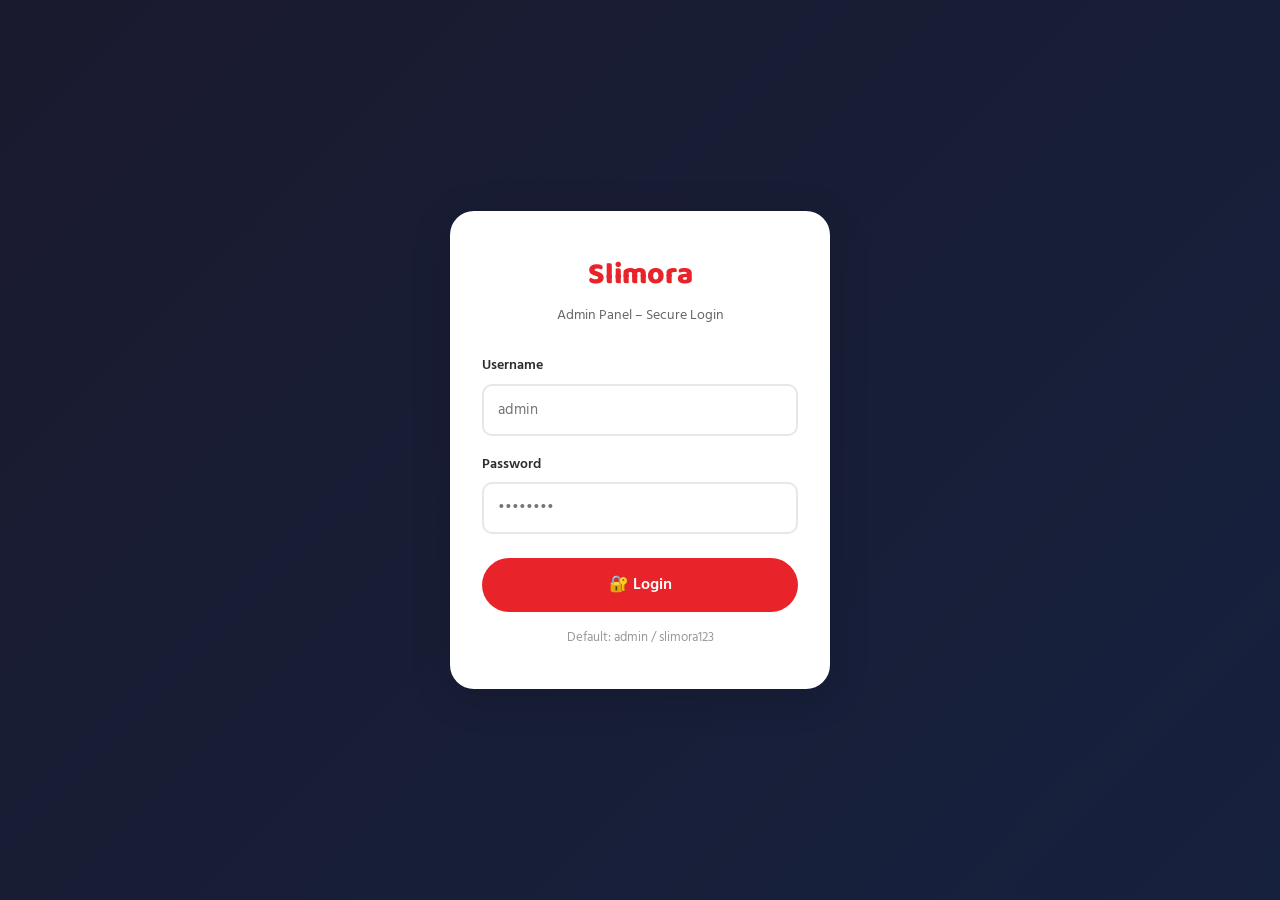
<file: admin.html>
<!DOCTYPE html>
<html lang="en">
<head>
  <meta charset="UTF-8">
  <meta name="viewport" content="width=device-width, initial-scale=1.0">
  <title>Slimora Admin Panel</title>
  <link rel="stylesheet" href="style.css">
</head>
<body class="admin-bg">

  <!-- LOGIN SCREEN -->
  <div id="login-screen" class="admin-login">
    <div class="login-box">
      <div class="login-logo">Slimora</div>
      <div class="login-sub">Admin Panel – Secure Login</div>
      <div id="login-alert" class="alert"></div>
      <div class="admin-form-group">
        <label>Username</label>
        <input type="text" id="login-user" placeholder="admin" autocomplete="username">
      </div>
      <div class="admin-form-group">
        <label>Password</label>
        <input type="password" id="login-pass" placeholder="••••••••" autocomplete="current-password">
      </div>
      <button class="btn-save" style="width:100%;padding:14px;font-size:16px;margin-top:6px" onclick="doLogin()">
        🔐 Login
      </button>
      <p style="text-align:center;margin-top:16px;font-size:13px;color:#999">Default: admin / slimora123</p>
    </div>
  </div>

  <!-- ADMIN PANEL -->
  <div id="admin-panel" style="display:none">

    <!-- Header -->
    <div class="admin-header">
      <div class="admin-logo">⚙️ Slimora Admin</div>
      <button class="btn-logout" onclick="doLogout()">Logout</button>
    </div>

    <div class="admin-main">

      <!-- Stats -->
      <div class="stats-grid" id="stats-grid">
        <div class="stat-card">
          <div class="stat-num" id="stat-total">0</div>
          <div class="stat-label">Total Orders</div>
        </div>
        <div class="stat-card">
          <div class="stat-num" id="stat-today">0</div>
          <div class="stat-label">Today's Orders</div>
        </div>
        <div class="stat-card">
          <div class="stat-num" id="stat-revenue">₹0</div>
          <div class="stat-label">Total Revenue</div>
        </div>
        <div class="stat-card">
          <div class="stat-num" id="stat-states">0</div>
          <div class="stat-label">States Covered</div>
        </div>
      </div>

      <!-- Tabs -->
      <div class="admin-tabs">
        <button class="tab-btn active" onclick="switchTab('orders', this)">📦 Orders</button>
        <button class="tab-btn" onclick="switchTab('product', this)">🏷️ Product</button>
        <button class="tab-btn" onclick="switchTab('pixel', this)">📡 Meta Pixel</button>
      </div>

      <!-- ORDERS TAB -->
      <div class="tab-panel active" id="tab-orders">
        <div class="admin-card">
          <h2>
            📦 All Orders
            <span style="margin-left:auto;display:flex;gap:8px">
              <button class="btn-save" style="padding:8px 18px;font-size:13px" onclick="exportCSV()">⬇ Export CSV</button>
              <button class="btn-delete" style="padding:8px 18px;font-size:13px" onclick="clearAllOrders()">🗑 Clear All</button>
            </span>
          </h2>
          <div id="orders-alert" class="alert"></div>
          <div class="orders-table-wrap" id="orders-container">
            <!-- filled by JS -->
          </div>
        </div>
      </div>

      <!-- PRODUCT TAB -->
      <div class="tab-panel" id="tab-product">
        <div class="admin-card">
          <h2>🏷️ Edit Product</h2>
          <div id="product-alert" class="alert"></div>
          <div class="admin-form-group">
            <label>Product Name</label>
            <input type="text" id="prod-name" placeholder="Slimora Sweat Belt">
          </div>
          <div class="admin-form-group">
            <label>Price (₹)</label>
            <input type="number" id="prod-price" placeholder="399" min="1">
          </div>
          <div class="admin-form-group">
            <label>Description</label>
            <textarea id="prod-desc" placeholder="Short product description..."></textarea>
          </div>
          <div class="admin-form-group">
            <label>Product Image URL</label>
            <input type="url" id="prod-image" placeholder="https://example.com/image.jpg" oninput="previewImage()">
            <img id="img-preview" class="product-img-preview" alt="Preview">
          </div>
          <button class="btn-save" onclick="saveProduct()">💾 Save Changes</button>
        </div>
      </div>

      <!-- META PIXEL TAB -->
      <div class="tab-panel" id="tab-pixel">
        <div class="admin-card">
          <h2>📡 Meta Pixel (Facebook Pixel)</h2>
          <div id="pixel-alert" class="alert"></div>

          <div class="admin-form-group">
            <label>Pixel ID</label>
            <input type="text" id="pixel-id" placeholder="e.g. 123456789012345">
            <p class="pixel-help">
              💡 Pixel ID कैसे पाएं: Facebook Business Manager → Events Manager → Pixel → Settings
            </p>
          </div>

          <div style="background:#f8f9fa;border-radius:12px;padding:16px;margin-bottom:20px;font-size:14px">
            <strong>🔍 Tracked Events:</strong>
            <ul style="margin-top:8px;padding-left:18px;line-height:2">
              <li><code>PageView</code> – जब कोई page खोले</li>
              <li><code>InitiateCheckout</code> – जब "Order Now" click करे</li>
              <li><code>Purchase</code> – जब order submit हो</li>
            </ul>
          </div>

          <div style="display:flex;gap:12px;flex-wrap:wrap">
            <button class="btn-save" onclick="savePixel()">💾 Save Pixel ID</button>
            <button class="btn-delete" style="padding:12px 24px;border-radius:50px" onclick="removePixel()">🗑 Remove Pixel</button>
          </div>

          <div id="pixel-status" style="margin-top:16px;font-size:14px;padding:12px;border-radius:8px;background:#f5f5f5;display:none"></div>
        </div>
      </div>

    </div>
  </div>

  <script>
    // ===== AUTH =====
    const ADMIN_USER = 'admin';
    const ADMIN_PASS = 'slimora123';

    function doLogin() {
      const u = document.getElementById('login-user').value.trim();
      const p = document.getElementById('login-pass').value.trim();
      const alert = document.getElementById('login-alert');
      if (u === ADMIN_USER && p === ADMIN_PASS) {
        sessionStorage.setItem('slimora_admin', '1');
        document.getElementById('login-screen').style.display = 'none';
        document.getElementById('admin-panel').style.display = 'block';
        initAdmin();
      } else {
        alert.className = 'alert error';
        alert.textContent = '❌ Wrong username or password.';
      }
    }

    function doLogout() {
      sessionStorage.removeItem('slimora_admin');
      location.reload();
    }

    // Enter key on login
    document.getElementById('login-pass').addEventListener('keydown', e => {
      if (e.key === 'Enter') doLogin();
    });
    document.getElementById('login-user').addEventListener('keydown', e => {
      if (e.key === 'Enter') doLogin();
    });

    // Auto-login if session active
    if (sessionStorage.getItem('slimora_admin') === '1') {
      document.getElementById('login-screen').style.display = 'none';
      document.getElementById('admin-panel').style.display = 'block';
    }

    // ===== TABS =====
    function switchTab(name, btn) {
      document.querySelectorAll('.tab-panel').forEach(p => p.classList.remove('active'));
      document.querySelectorAll('.tab-btn').forEach(b => b.classList.remove('active'));
      document.getElementById('tab-' + name).classList.add('active');
      btn.classList.add('active');
    }

    // ===== ORDERS =====
    function getOrders() {
      return JSON.parse(localStorage.getItem('slimora_orders') || '[]');
    }

    function renderOrders() {
      const orders = getOrders();
      const container = document.getElementById('orders-container');
      if (orders.length === 0) {
        container.innerHTML = `<div class="empty-state"><div class="empty-icon">📭</div><p>No orders yet. Orders will appear here once placed.</p></div>`;
        return;
      }
      container.innerHTML = `
        <table>
          <thead>
            <tr>
              <th>#</th>
              <th>Order ID</th>
              <th>Name</th>
              <th>Phone</th>
              <th>Address</th>
              <th>City</th>
              <th>State</th>
              <th>Pincode</th>
              <th>Product</th>
              <th>Amount</th>
              <th>Date</th>
              <th>Action</th>
            </tr>
          </thead>
          <tbody id="orders-tbody">
          </tbody>
        </table>
      `;
      const tbody = document.getElementById('orders-tbody');
      orders.forEach((o, i) => {
        tbody.innerHTML += `
          <tr>
            <td>${i + 1}</td>
            <td><strong>${o.id}</strong></td>
            <td>${esc(o.name)}</td>
            <td><a href="tel:${esc(o.phone)}">${esc(o.phone)}</a></td>
            <td style="max-width:180px;word-break:break-word">${esc(o.address)}</td>
            <td>${esc(o.city)}</td>
            <td>${esc(o.state)}</td>
            <td>${esc(o.pincode)}</td>
            <td>${esc(o.product)}</td>
            <td><span class="badge-cod">₹${esc(o.price)} COD</span></td>
            <td style="white-space:nowrap;font-size:12px">${esc(o.timestamp)}</td>
            <td><button class="btn-delete" onclick="deleteOrder('${o.id}')">🗑 Delete</button></td>
          </tr>
        `;
      });
    }

    function deleteOrder(id) {
      if (!confirm('Delete this order?')) return;
      let orders = getOrders().filter(o => o.id !== id);
      localStorage.setItem('slimora_orders', JSON.stringify(orders));
      renderOrders();
      updateStats();
      showAlert('orders-alert', 'success', '✅ Order deleted.');
    }

    function clearAllOrders() {
      if (!confirm('Delete ALL orders? This cannot be undone.')) return;
      localStorage.removeItem('slimora_orders');
      renderOrders();
      updateStats();
      showAlert('orders-alert', 'success', '✅ All orders cleared.');
    }

    function exportCSV() {
      const orders = getOrders();
      if (orders.length === 0) { alert('No orders to export.'); return; }
      const headers = ['Order ID','Name','Phone','Address','City','State','Pincode','Product','Price','Date'];
      const rows = orders.map(o => [o.id, o.name, o.phone, o.address, o.city, o.state, o.pincode, o.product, o.price, o.timestamp].map(v => `"${(v||'').replace(/"/g,'""')}"`).join(','));
      const csv = [headers.join(','), ...rows].join('\n');
      const blob = new Blob([csv], { type: 'text/csv' });
      const url = URL.createObjectURL(blob);
      const a = document.createElement('a');
      a.href = url;
      a.download = `slimora-orders-${new Date().toISOString().slice(0,10)}.csv`;
      a.click();
    }

    // ===== STATS =====
    function updateStats() {
      const orders = getOrders();
      const today = new Date().toLocaleDateString('en-IN');
      const todayOrders = orders.filter(o => o.timestamp && o.timestamp.includes(today));
      const totalRevenue = orders.reduce((s, o) => s + (parseFloat(o.price) || 0), 0);
      const states = new Set(orders.map(o => o.state).filter(Boolean)).size;
      document.getElementById('stat-total').textContent = orders.length;
      document.getElementById('stat-today').textContent = todayOrders.length;
      document.getElementById('stat-revenue').textContent = '₹' + totalRevenue.toLocaleString('en-IN');
      document.getElementById('stat-states').textContent = states;
    }

    // ===== PRODUCT =====
    function loadProduct() {
      document.getElementById('prod-name').value = localStorage.getItem('slimora_product_name') || 'Slimora Sweat Belt';
      document.getElementById('prod-price').value = localStorage.getItem('slimora_product_price') || '399';
      document.getElementById('prod-desc').value = localStorage.getItem('slimora_product_desc') || '';
      const img = localStorage.getItem('slimora_product_image') || '';
      document.getElementById('prod-image').value = img;
      if (img) {
        document.getElementById('img-preview').src = img;
        document.getElementById('img-preview').classList.add('visible');
      }
    }

    function saveProduct() {
      const name = document.getElementById('prod-name').value.trim();
      const price = document.getElementById('prod-price').value.trim();
      const desc = document.getElementById('prod-desc').value.trim();
      const image = document.getElementById('prod-image').value.trim();
      if (!name || !price) { showAlert('product-alert', 'error', '❌ Name and price are required.'); return; }
      localStorage.setItem('slimora_product_name', name);
      localStorage.setItem('slimora_product_price', price);
      localStorage.setItem('slimora_product_desc', desc);
      if (image) localStorage.setItem('slimora_product_image', image);
      showAlert('product-alert', 'success', '✅ Product saved! Changes will appear on the storefront.');
    }

    function previewImage() {
      const url = document.getElementById('prod-image').value.trim();
      const preview = document.getElementById('img-preview');
      if (url) {
        preview.src = url;
        preview.classList.add('visible');
        preview.onerror = () => preview.classList.remove('visible');
      } else {
        preview.classList.remove('visible');
      }
    }

    // ===== META PIXEL =====
    function loadPixel() {
      const id = localStorage.getItem('slimora_pixel_id') || '';
      document.getElementById('pixel-id').value = id;
      updatePixelStatus(id);
    }

    function savePixel() {
      const id = document.getElementById('pixel-id').value.trim();
      if (!id) { showAlert('pixel-alert', 'error', '❌ Please enter a Pixel ID.'); return; }
      if (!/^\d{10,20}$/.test(id)) { showAlert('pixel-alert', 'error', '❌ Invalid Pixel ID. Should be 10-20 digits only.'); return; }
      localStorage.setItem('slimora_pixel_id', id);
      showAlert('pixel-alert', 'success', `✅ Pixel ID ${id} saved! It will be active on the storefront.`);
      updatePixelStatus(id);
    }

    function removePixel() {
      if (!confirm('Remove Meta Pixel? Tracking will stop.')) return;
      localStorage.removeItem('slimora_pixel_id');
      document.getElementById('pixel-id').value = '';
      showAlert('pixel-alert', 'success', '✅ Pixel removed.');
      updatePixelStatus('');
    }

    function updatePixelStatus(id) {
      const el = document.getElementById('pixel-status');
      if (id) {
        el.style.display = 'block';
        el.style.background = '#f0fdf4';
        el.style.color = '#16a34a';
        el.innerHTML = `✅ <strong>Pixel Active:</strong> ID <code>${id}</code> is tracking on your storefront.`;
      } else {
        el.style.display = 'block';
        el.style.background = '#fff8f0';
        el.style.color = '#92400e';
        el.innerHTML = `⚠️ <strong>No Pixel Set.</strong> Add your Pixel ID above to start tracking.`;
      }
    }

    // ===== UTILS =====
    function showAlert(id, type, msg) {
      const el = document.getElementById(id);
      if (!el) return;
      el.className = 'alert ' + type;
      el.textContent = msg;
      setTimeout(() => { el.className = 'alert'; }, 4000);
    }

    function esc(str) {
      if (!str) return '';
      return String(str).replace(/&/g,'&amp;').replace(/</g,'&lt;').replace(/>/g,'&gt;').replace(/"/g,'&quot;');
    }

    // ===== INIT =====
    function initAdmin() {
      renderOrders();
      updateStats();
      loadProduct();
      loadPixel();
    }

    if (sessionStorage.getItem('slimora_admin') === '1') initAdmin();
  </script>
</body>
</html>
</file>
<file: style.css>
/* ===== SLIMORA - SWEAT BELT ===== */
@import url('https://fonts.googleapis.com/css2?family=Baloo+2:wght@400;600;700;800&family=Hind:wght@300;400;500;600&display=swap');

:root {
  --primary: #e8232a;
  --primary-dark: #c0191f;
  --secondary: #ff6b00;
  --accent: #ffd700;
  --dark: #1a1a2e;
  --dark2: #16213e;
  --text: #2d2d2d;
  --text-light: #666;
  --bg: #fff;
  --bg2: #fff8f0;
  --bg3: #fff3f3;
  --green: #16a34a;
  --green-light: #f0fdf4;
  --border: #e5e7eb;
  --shadow: 0 4px 24px rgba(0,0,0,0.10);
  --shadow-lg: 0 8px 40px rgba(0,0,0,0.15);
  --radius: 16px;
  --radius-sm: 10px;
  --font-head: 'Baloo 2', cursive;
  --font-body: 'Hind', sans-serif;
}

*, *::before, *::after { box-sizing: border-box; margin: 0; padding: 0; }

html { scroll-behavior: smooth; font-size: 16px; }

body {
  font-family: var(--font-body);
  background: var(--bg);
  color: var(--text);
  line-height: 1.6;
  overflow-x: hidden;
}

img { max-width: 100%; display: block; }
a { text-decoration: none; color: inherit; }

/* ===== TOP BAR ===== */
.top-bar {
  background: var(--dark);
  color: #fff;
  text-align: center;
  padding: 8px 16px;
  font-size: 13px;
  font-family: var(--font-body);
  letter-spacing: 0.3px;
}
.top-bar span { color: var(--accent); font-weight: 600; }

/* ===== HEADER ===== */
.header {
  background: #fff;
  padding: 14px 20px;
  display: flex;
  align-items: center;
  justify-content: space-between;
  box-shadow: 0 2px 12px rgba(0,0,0,0.08);
  position: sticky;
  top: 0;
  z-index: 100;
}
.logo {
  font-family: var(--font-head);
  font-size: 28px;
  font-weight: 800;
  color: var(--primary);
  letter-spacing: -0.5px;
}
.logo span { color: var(--dark); }
.header-cta {
  background: var(--primary);
  color: #fff;
  border: none;
  padding: 10px 20px;
  border-radius: 50px;
  font-family: var(--font-body);
  font-size: 14px;
  font-weight: 600;
  cursor: pointer;
  transition: all 0.2s;
  display: flex;
  align-items: center;
  gap: 6px;
}
.header-cta:hover { background: var(--primary-dark); transform: translateY(-1px); }

/* ===== HERO ===== */
.hero {
  background: linear-gradient(135deg, var(--dark) 0%, #2d1b3d 50%, var(--dark2) 100%);
  color: #fff;
  padding: 40px 20px 50px;
  position: relative;
  overflow: hidden;
}
.hero::before {
  content: '';
  position: absolute;
  top: -60px; right: -60px;
  width: 300px; height: 300px;
  background: radial-gradient(circle, rgba(232,35,42,0.3) 0%, transparent 70%);
  border-radius: 50%;
}
.hero::after {
  content: '';
  position: absolute;
  bottom: -40px; left: -40px;
  width: 200px; height: 200px;
  background: radial-gradient(circle, rgba(255,107,0,0.2) 0%, transparent 70%);
  border-radius: 50%;
}
.hero-content { position: relative; z-index: 2; max-width: 480px; margin: 0 auto; }
.hero-badge {
  display: inline-flex;
  align-items: center;
  gap: 6px;
  background: rgba(255,215,0,0.15);
  border: 1px solid rgba(255,215,0,0.4);
  color: var(--accent);
  padding: 5px 14px;
  border-radius: 50px;
  font-size: 13px;
  font-weight: 600;
  margin-bottom: 16px;
}
.hero h1 {
  font-family: var(--font-head);
  font-size: 36px;
  font-weight: 800;
  line-height: 1.15;
  margin-bottom: 12px;
}
.hero h1 span { color: var(--secondary); }
.hero-subtitle {
  font-size: 16px;
  color: rgba(255,255,255,0.85);
  margin-bottom: 24px;
  line-height: 1.5;
}
.hero-img-wrap {
  margin: 28px auto;
  max-width: 320px;
  position: relative;
}
.hero-img-wrap img {
  border-radius: 20px;
  width: 100%;
  box-shadow: 0 20px 60px rgba(0,0,0,0.5);
}
.hero-img-badge {
  position: absolute;
  top: -12px; right: -12px;
  background: var(--primary);
  color: #fff;
  border-radius: 50%;
  width: 72px; height: 72px;
  display: flex; flex-direction: column;
  align-items: center; justify-content: center;
  font-family: var(--font-head);
  font-weight: 800;
  font-size: 12px;
  line-height: 1.1;
  text-align: center;
  box-shadow: 0 4px 16px rgba(232,35,42,0.5);
  animation: pulse 2s ease-in-out infinite;
}
.hero-img-badge .big { font-size: 18px; }
@keyframes pulse {
  0%, 100% { transform: scale(1); }
  50% { transform: scale(1.06); }
}
.scarcity-bar {
  background: rgba(255,255,255,0.08);
  border: 1px solid rgba(255,255,255,0.15);
  border-radius: 50px;
  padding: 10px 18px;
  display: flex;
  align-items: center;
  gap: 10px;
  margin-bottom: 20px;
  font-size: 14px;
}
.scarcity-dot { width: 8px; height: 8px; background: #4ade80; border-radius: 50%; animation: blink 1.5s infinite; }
@keyframes blink { 0%, 100% { opacity: 1; } 50% { opacity: 0.3; } }
.price-block {
  display: flex;
  align-items: center;
  gap: 12px;
  margin-bottom: 24px;
}
.price-new {
  font-family: var(--font-head);
  font-size: 42px;
  font-weight: 800;
  color: #fff;
}
.price-old {
  font-size: 22px;
  color: rgba(255,255,255,0.5);
  text-decoration: line-through;
}
.price-badge {
  background: var(--green);
  color: #fff;
  padding: 4px 10px;
  border-radius: 6px;
  font-size: 13px;
  font-weight: 700;
}
.cta-group {
  display: flex;
  flex-direction: column;
  gap: 12px;
}
.btn-order {
  background: linear-gradient(135deg, var(--primary) 0%, var(--secondary) 100%);
  color: #fff;
  border: none;
  padding: 18px 32px;
  border-radius: 60px;
  font-family: var(--font-head);
  font-size: 20px;
  font-weight: 700;
  cursor: pointer;
  display: flex;
  align-items: center;
  justify-content: center;
  gap: 10px;
  box-shadow: 0 8px 30px rgba(232,35,42,0.5);
  transition: all 0.2s;
  text-align: center;
}
.btn-order:hover { transform: translateY(-2px); box-shadow: 0 12px 40px rgba(232,35,42,0.6); }
.btn-order:active { transform: translateY(0); }
.btn-whatsapp {
  background: #25D366;
  color: #fff;
  border: none;
  padding: 14px 28px;
  border-radius: 60px;
  font-family: var(--font-body);
  font-size: 16px;
  font-weight: 600;
  cursor: pointer;
  display: flex;
  align-items: center;
  justify-content: center;
  gap: 8px;
  transition: all 0.2s;
}
.btn-whatsapp:hover { background: #20ba59; transform: translateY(-1px); }

/* ===== COUNTDOWN ===== */
.countdown-section {
  background: linear-gradient(90deg, var(--primary-dark), var(--secondary));
  color: #fff;
  padding: 16px 20px;
  text-align: center;
}
.countdown-section p { font-size: 14px; margin-bottom: 8px; font-weight: 500; }
.countdown-timer {
  display: flex;
  align-items: center;
  justify-content: center;
  gap: 8px;
}
.timer-block {
  background: rgba(255,255,255,0.2);
  border-radius: 8px;
  padding: 6px 14px;
  min-width: 52px;
  text-align: center;
}
.timer-num {
  font-family: var(--font-head);
  font-size: 26px;
  font-weight: 800;
  line-height: 1;
  display: block;
}
.timer-label { font-size: 10px; text-transform: uppercase; letter-spacing: 1px; opacity: 0.8; }
.timer-colon { font-family: var(--font-head); font-size: 26px; font-weight: 800; }

/* ===== TRUST BADGES ===== */
.trust-section {
  background: var(--bg3);
  padding: 24px 20px;
}
.trust-grid {
  display: grid;
  grid-template-columns: repeat(2, 1fr);
  gap: 12px;
  max-width: 480px;
  margin: 0 auto;
}
.trust-item {
  background: #fff;
  border-radius: var(--radius-sm);
  padding: 16px 12px;
  display: flex;
  align-items: center;
  gap: 12px;
  box-shadow: var(--shadow);
}
.trust-icon { font-size: 28px; flex-shrink: 0; }
.trust-text strong { display: block; font-size: 14px; font-weight: 700; color: var(--dark); font-family: var(--font-head); }
.trust-text span { font-size: 12px; color: var(--text-light); }

/* ===== BENEFITS ===== */
.benefits-section {
  padding: 40px 20px;
  background: #fff;
}
.section-title {
  font-family: var(--font-head);
  font-size: 26px;
  font-weight: 800;
  text-align: center;
  color: var(--dark);
  margin-bottom: 8px;
}
.section-sub {
  text-align: center;
  color: var(--text-light);
  font-size: 15px;
  margin-bottom: 28px;
}
.benefits-grid {
  display: grid;
  grid-template-columns: repeat(2, 1fr);
  gap: 14px;
  max-width: 480px;
  margin: 0 auto;
}
.benefit-card {
  background: var(--bg2);
  border-radius: var(--radius);
  padding: 20px 16px;
  text-align: center;
  border: 2px solid transparent;
  transition: all 0.2s;
}
.benefit-card:hover { border-color: var(--primary); transform: translateY(-2px); }
.benefit-emoji { font-size: 36px; margin-bottom: 10px; }
.benefit-card h3 { font-family: var(--font-head); font-size: 16px; font-weight: 700; color: var(--dark); margin-bottom: 6px; }
.benefit-card p { font-size: 13px; color: var(--text-light); line-height: 1.4; }

/* ===== HOW IT WORKS ===== */
.how-section {
  background: var(--bg3);
  padding: 40px 20px;
}
.steps-list {
  max-width: 480px;
  margin: 0 auto;
  display: flex;
  flex-direction: column;
  gap: 16px;
}
.step-item {
  background: #fff;
  border-radius: var(--radius);
  padding: 18px 16px;
  display: flex;
  align-items: center;
  gap: 16px;
  box-shadow: var(--shadow);
}
.step-num {
  background: linear-gradient(135deg, var(--primary), var(--secondary));
  color: #fff;
  width: 40px; height: 40px;
  border-radius: 50%;
  display: flex; align-items: center; justify-content: center;
  font-family: var(--font-head);
  font-size: 18px;
  font-weight: 800;
  flex-shrink: 0;
}
.step-text strong { display: block; font-size: 16px; font-weight: 700; font-family: var(--font-head); }
.step-text span { font-size: 13px; color: var(--text-light); }

/* ===== TESTIMONIALS ===== */
.testimonials-section {
  padding: 40px 20px;
  background: #fff;
}
.testimonials-wrap {
  max-width: 480px;
  margin: 0 auto;
  display: flex;
  flex-direction: column;
  gap: 16px;
}
.testimonial-card {
  background: var(--bg2);
  border-radius: var(--radius);
  padding: 20px;
  border-left: 4px solid var(--primary);
}
.testi-header {
  display: flex;
  align-items: center;
  gap: 12px;
  margin-bottom: 12px;
}
.testi-avatar {
  width: 44px; height: 44px;
  border-radius: 50%;
  background: linear-gradient(135deg, var(--primary), var(--secondary));
  display: flex; align-items: center; justify-content: center;
  color: #fff;
  font-family: var(--font-head);
  font-size: 18px;
  font-weight: 800;
  flex-shrink: 0;
}
.testi-name { font-weight: 700; font-family: var(--font-head); font-size: 16px; }
.testi-location { font-size: 12px; color: var(--text-light); }
.stars { color: var(--accent); font-size: 16px; margin-bottom: 6px; }
.testi-text { font-size: 14px; color: var(--text); line-height: 1.6; font-style: italic; }
.testi-verified {
  display: inline-flex;
  align-items: center;
  gap: 4px;
  font-size: 12px;
  color: var(--green);
  font-weight: 600;
  margin-top: 8px;
}

/* ===== ORDER FORM ===== */
.order-section {
  background: linear-gradient(135deg, var(--dark) 0%, var(--dark2) 100%);
  padding: 48px 20px;
  position: relative;
}
.order-section::before {
  content: '';
  position: absolute;
  top: 0; left: 0; right: 0; bottom: 0;
  background: url("data:image/svg+xml,%3Csvg width='60' height='60' viewBox='0 0 60 60' xmlns='http://www.w3.org/2000/svg'%3E%3Cg fill='none' fill-rule='evenodd'%3E%3Cg fill='%23ffffff' fill-opacity='0.02'%3E%3Cpath d='M36 34v-4h-2v4h-4v2h4v4h2v-4h4v-2h-4zm0-30V0h-2v4h-4v2h4v4h2V6h4V4h-4zM6 34v-4H4v4H0v2h4v4h2v-4h4v-2H6zM6 4V0H4v4H0v2h4v4h2V6h4V4H6z'/%3E%3C/g%3E%3C/g%3E%3C/svg%3E");
}
.order-box {
  background: #fff;
  border-radius: 24px;
  padding: 28px 22px;
  max-width: 480px;
  margin: 0 auto;
  position: relative;
  z-index: 2;
  box-shadow: 0 20px 60px rgba(0,0,0,0.4);
}
.order-box-title {
  font-family: var(--font-head);
  font-size: 24px;
  font-weight: 800;
  color: var(--dark);
  text-align: center;
  margin-bottom: 6px;
}
.order-box-sub {
  text-align: center;
  font-size: 14px;
  color: var(--text-light);
  margin-bottom: 24px;
}
.order-summary {
  background: var(--bg3);
  border-radius: var(--radius-sm);
  padding: 14px 16px;
  margin-bottom: 24px;
  display: flex;
  align-items: center;
  justify-content: space-between;
}
.order-summary-item { font-size: 14px; font-weight: 500; }
.order-summary-price { font-family: var(--font-head); font-size: 22px; font-weight: 800; color: var(--primary); }
.order-summary-cod { font-size: 12px; color: var(--green); font-weight: 600; text-align: right; }
.form-group {
  margin-bottom: 18px;
}
.form-group label {
  display: block;
  font-size: 14px;
  font-weight: 600;
  color: var(--text);
  margin-bottom: 6px;
  font-family: var(--font-body);
}
.form-group label span { color: var(--primary); }
.form-control {
  width: 100%;
  padding: 14px 16px;
  border: 2px solid var(--border);
  border-radius: var(--radius-sm);
  font-family: var(--font-body);
  font-size: 16px;
  color: var(--text);
  background: #fff;
  transition: border-color 0.2s;
  outline: none;
  -webkit-appearance: none;
}
.form-control:focus { border-color: var(--primary); }
.form-control.error { border-color: var(--primary); background: #fff5f5; }
.form-control.success { border-color: var(--green); background: var(--green-light); }
.form-control[readonly] { background: #f5f5f5; color: var(--text-light); cursor: not-allowed; }
.pincode-wrap { position: relative; }
.pincode-loader {
  position: absolute;
  right: 14px; top: 50%;
  transform: translateY(-50%);
  display: none;
}
.pincode-loader.active { display: block; }
.spinner {
  width: 20px; height: 20px;
  border: 2px solid var(--border);
  border-top-color: var(--primary);
  border-radius: 50%;
  animation: spin 0.7s linear infinite;
}
@keyframes spin { to { transform: rotate(360deg); } }
.field-msg {
  font-size: 12px;
  margin-top: 5px;
  display: none;
}
.field-msg.error { display: block; color: var(--primary); }
.field-msg.success { display: block; color: var(--green); }
.city-state-row { display: grid; grid-template-columns: 1fr 1fr; gap: 12px; }
.btn-submit {
  width: 100%;
  background: linear-gradient(135deg, var(--primary) 0%, var(--secondary) 100%);
  color: #fff;
  border: none;
  padding: 18px;
  border-radius: 60px;
  font-family: var(--font-head);
  font-size: 22px;
  font-weight: 700;
  cursor: pointer;
  display: flex;
  align-items: center;
  justify-content: center;
  gap: 10px;
  box-shadow: 0 8px 30px rgba(232,35,42,0.4);
  transition: all 0.2s;
  margin-top: 6px;
}
.btn-submit:hover { transform: translateY(-2px); box-shadow: 0 12px 40px rgba(232,35,42,0.5); }
.btn-submit:disabled { opacity: 0.6; cursor: not-allowed; transform: none; }
.form-footer {
  text-align: center;
  margin-top: 16px;
  font-size: 13px;
  color: var(--text-light);
  display: flex;
  flex-direction: column;
  gap: 6px;
}
.form-footer-badges {
  display: flex;
  align-items: center;
  justify-content: center;
  gap: 16px;
  flex-wrap: wrap;
}
.mini-badge {
  display: flex;
  align-items: center;
  gap: 4px;
  font-size: 12px;
  font-weight: 600;
  color: var(--green);
}

/* ===== SUCCESS MODAL ===== */
.modal-overlay {
  position: fixed;
  inset: 0;
  background: rgba(0,0,0,0.7);
  z-index: 1000;
  display: none;
  align-items: center;
  justify-content: center;
  padding: 20px;
  backdrop-filter: blur(4px);
}
.modal-overlay.active { display: flex; }
.modal-box {
  background: #fff;
  border-radius: 24px;
  padding: 36px 28px;
  max-width: 360px;
  width: 100%;
  text-align: center;
  animation: slideUp 0.4s ease;
}
@keyframes slideUp {
  from { transform: translateY(40px); opacity: 0; }
  to { transform: translateY(0); opacity: 1; }
}
.modal-icon { font-size: 64px; margin-bottom: 16px; }
.modal-title {
  font-family: var(--font-head);
  font-size: 26px;
  font-weight: 800;
  color: var(--green);
  margin-bottom: 10px;
}
.modal-sub { font-size: 15px; color: var(--text-light); margin-bottom: 24px; line-height: 1.5; }
.modal-order-id {
  background: var(--bg2);
  border-radius: 10px;
  padding: 12px;
  font-size: 14px;
  margin-bottom: 20px;
}
.modal-order-id strong { color: var(--primary); font-family: var(--font-head); font-size: 18px; }
.btn-modal-close {
  background: var(--green);
  color: #fff;
  border: none;
  padding: 14px 32px;
  border-radius: 50px;
  font-family: var(--font-head);
  font-size: 18px;
  font-weight: 700;
  cursor: pointer;
  width: 100%;
}

/* ===== STICKY CTA ===== */
.sticky-cta {
  position: fixed;
  bottom: 0;
  left: 0;
  right: 0;
  background: #fff;
  padding: 12px 16px;
  box-shadow: 0 -4px 20px rgba(0,0,0,0.15);
  z-index: 99;
  display: none;
}
.sticky-cta .btn-order { width: 100%; font-size: 18px; padding: 16px; }
@media (max-width: 600px) {
  .sticky-cta { display: block; }
  body { padding-bottom: 80px; }
}

/* ===== FOOTER ===== */
.footer {
  background: var(--dark);
  color: rgba(255,255,255,0.6);
  padding: 24px 20px;
  text-align: center;
  font-size: 13px;
}
.footer a { color: rgba(255,255,255,0.8); margin: 0 8px; }
.footer-brand {
  font-family: var(--font-head);
  font-size: 22px;
  font-weight: 800;
  color: var(--primary);
  margin-bottom: 8px;
}

/* ===== ADMIN STYLES ===== */
.admin-bg {
  min-height: 100vh;
  background: #f4f6fb;
  font-family: var(--font-body);
}
.admin-login {
  min-height: 100vh;
  display: flex;
  align-items: center;
  justify-content: center;
  padding: 20px;
  background: linear-gradient(135deg, var(--dark) 0%, var(--dark2) 100%);
}
.login-box {
  background: #fff;
  border-radius: 24px;
  padding: 40px 32px;
  width: 100%;
  max-width: 380px;
  box-shadow: var(--shadow-lg);
}
.login-logo {
  font-family: var(--font-head);
  font-size: 30px;
  font-weight: 800;
  color: var(--primary);
  text-align: center;
  margin-bottom: 6px;
}
.login-sub {
  text-align: center;
  color: var(--text-light);
  font-size: 14px;
  margin-bottom: 28px;
}
.admin-header {
  background: var(--dark);
  color: #fff;
  padding: 16px 24px;
  display: flex;
  align-items: center;
  justify-content: space-between;
}
.admin-logo { font-family: var(--font-head); font-size: 22px; font-weight: 800; color: var(--primary); }
.btn-logout {
  background: rgba(255,255,255,0.1);
  color: #fff;
  border: 1px solid rgba(255,255,255,0.2);
  padding: 8px 18px;
  border-radius: 50px;
  font-size: 14px;
  cursor: pointer;
  font-family: var(--font-body);
}
.btn-logout:hover { background: rgba(255,255,255,0.2); }
.admin-main { padding: 24px; max-width: 1100px; margin: 0 auto; }
.admin-tabs {
  display: flex;
  gap: 8px;
  margin-bottom: 24px;
  flex-wrap: wrap;
}
.tab-btn {
  padding: 10px 22px;
  border-radius: 50px;
  border: 2px solid var(--border);
  background: #fff;
  color: var(--text);
  font-family: var(--font-body);
  font-size: 14px;
  font-weight: 600;
  cursor: pointer;
  transition: all 0.2s;
}
.tab-btn.active {
  background: var(--primary);
  border-color: var(--primary);
  color: #fff;
}
.tab-panel { display: none; }
.tab-panel.active { display: block; }
.admin-card {
  background: #fff;
  border-radius: var(--radius);
  padding: 24px;
  box-shadow: var(--shadow);
  margin-bottom: 20px;
}
.admin-card h2 {
  font-family: var(--font-head);
  font-size: 20px;
  font-weight: 700;
  margin-bottom: 20px;
  color: var(--dark);
  display: flex;
  align-items: center;
  gap: 8px;
}
.stats-grid {
  display: grid;
  grid-template-columns: repeat(2, 1fr);
  gap: 16px;
  margin-bottom: 24px;
}
@media (min-width: 600px) { .stats-grid { grid-template-columns: repeat(4, 1fr); } }
.stat-card {
  background: #fff;
  border-radius: var(--radius-sm);
  padding: 18px;
  text-align: center;
  box-shadow: var(--shadow);
  border-top: 3px solid var(--primary);
}
.stat-num {
  font-family: var(--font-head);
  font-size: 28px;
  font-weight: 800;
  color: var(--dark);
}
.stat-label { font-size: 13px; color: var(--text-light); margin-top: 4px; }
.orders-table-wrap { overflow-x: auto; }
table { width: 100%; border-collapse: collapse; font-size: 14px; }
th {
  text-align: left;
  padding: 12px 14px;
  background: #f8f9fa;
  font-weight: 700;
  color: var(--text);
  border-bottom: 2px solid var(--border);
  white-space: nowrap;
}
td {
  padding: 12px 14px;
  border-bottom: 1px solid var(--border);
  color: var(--text);
  vertical-align: middle;
}
tr:hover td { background: #fafafa; }
.btn-delete {
  background: var(--bg3);
  color: var(--primary);
  border: none;
  padding: 6px 14px;
  border-radius: 6px;
  font-size: 13px;
  font-weight: 600;
  cursor: pointer;
  font-family: var(--font-body);
}
.btn-delete:hover { background: var(--primary); color: #fff; }
.btn-save {
  background: var(--primary);
  color: #fff;
  border: none;
  padding: 12px 28px;
  border-radius: 50px;
  font-family: var(--font-body);
  font-size: 15px;
  font-weight: 600;
  cursor: pointer;
  transition: all 0.2s;
}
.btn-save:hover { background: var(--primary-dark); }
.admin-form-group { margin-bottom: 18px; }
.admin-form-group label {
  display: block;
  font-size: 14px;
  font-weight: 600;
  margin-bottom: 6px;
  color: var(--text);
}
.admin-form-group input,
.admin-form-group textarea {
  width: 100%;
  padding: 12px 14px;
  border: 2px solid var(--border);
  border-radius: var(--radius-sm);
  font-family: var(--font-body);
  font-size: 15px;
  outline: none;
  transition: border-color 0.2s;
}
.admin-form-group input:focus,
.admin-form-group textarea:focus { border-color: var(--primary); }
.admin-form-group textarea { min-height: 90px; resize: vertical; }
.pixel-help { font-size: 13px; color: var(--text-light); margin-top: 8px; }
.alert {
  padding: 12px 16px;
  border-radius: var(--radius-sm);
  font-size: 14px;
  font-weight: 500;
  margin-bottom: 16px;
  display: none;
}
.alert.success { display: block; background: var(--green-light); color: var(--green); border: 1px solid #86efac; }
.alert.error { display: block; background: var(--bg3); color: var(--primary); border: 1px solid #fca5a5; }
.empty-state {
  text-align: center;
  padding: 40px 20px;
  color: var(--text-light);
}
.empty-state .empty-icon { font-size: 48px; margin-bottom: 12px; }
.product-img-preview {
  width: 100%;
  max-width: 200px;
  border-radius: 12px;
  margin-top: 10px;
  display: none;
}
.product-img-preview.visible { display: block; }
.badge-cod {
  display: inline-block;
  background: var(--green-light);
  color: var(--green);
  padding: 3px 10px;
  border-radius: 20px;
  font-size: 12px;
  font-weight: 700;
}
</file>
